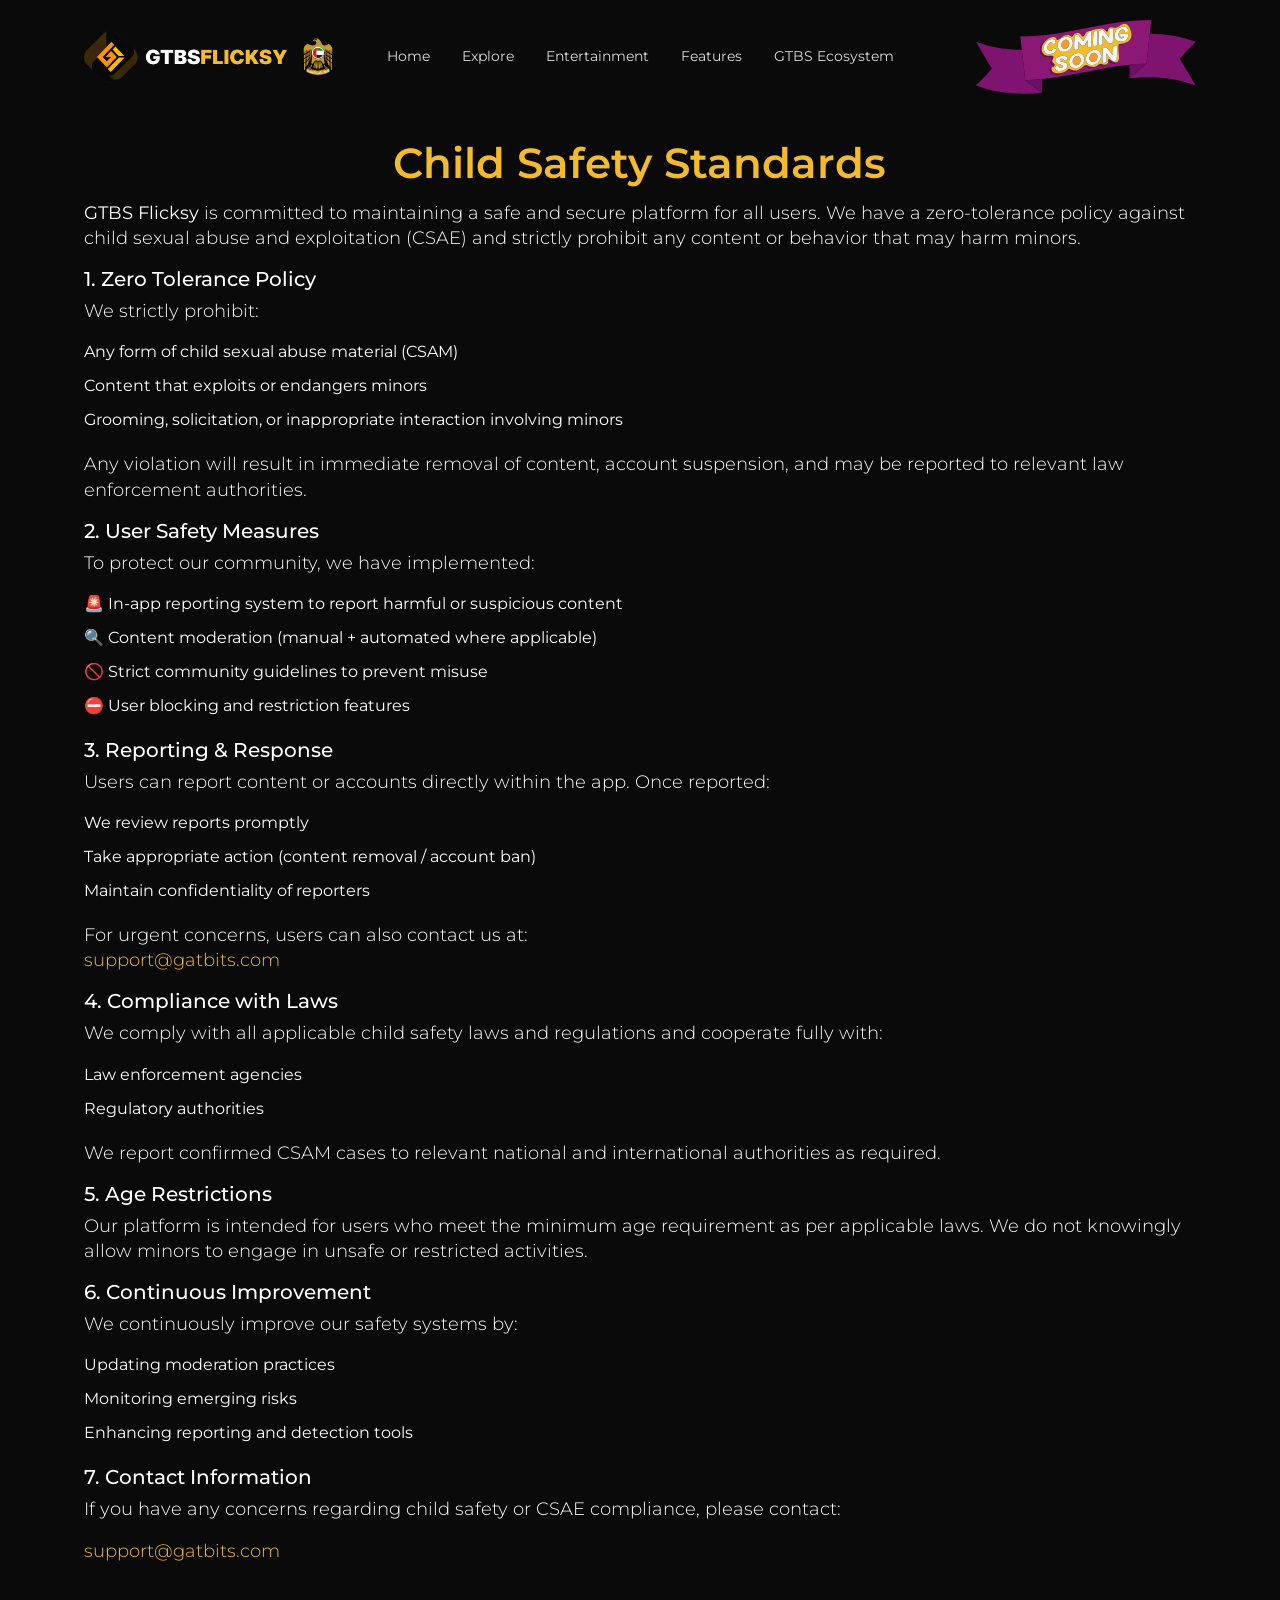
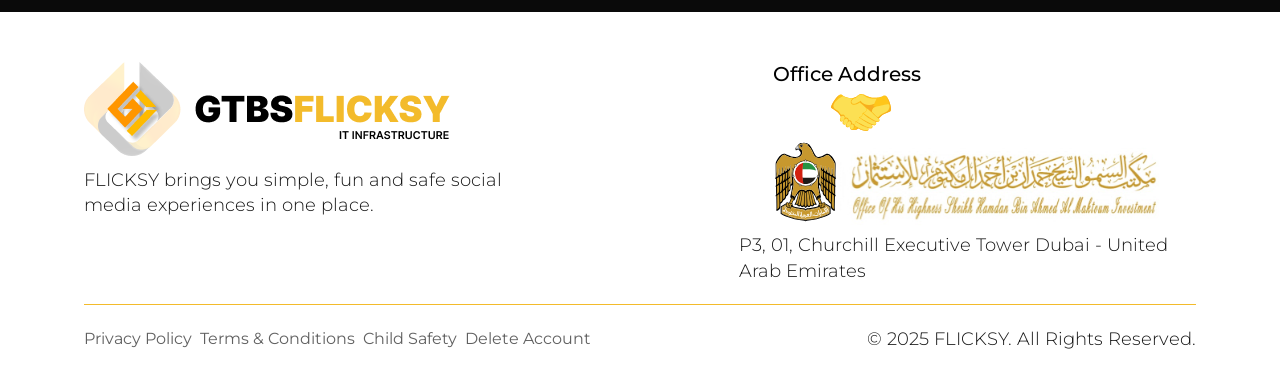
<file: child-safety-standards.html>
<!DOCTYPE html>
<html lang="en">

<head>
<meta charset="UTF-8">
<meta name="viewport" content="width=device-width, initial-scale=1.0">

<title>Child Safety Standards (CSAE) | FLICKSY</title>

<link href="https://fonts.googleapis.com/css2?family=Montserrat:wght@100..900&display=swap" rel="stylesheet">
<link rel="stylesheet" href="css/bootstrap.min.css">
<link rel="stylesheet" href="css/style.css">

<link rel="icon" type="image/png" sizes="32x32" href="images/Union.png"/>

<script src="js/jquery.min.js"></script>
<script src="js/bootstrap.min.js"></script>
<script src="js/bootstrap.bundle.js"></script>
</head>


<body>


<header>

<div class="container">

<div class="row">

<div class="col-lg-3">
<div class="logo">
<a href="#">
<img class="eaglelogo" src="images/Eagle.svg">
<img src="images/logo.png">
</a>
</div>
</div>


<div class="col-lg-6">

<div class="navigation d-flex justify-content-center">

<nav class="navbar navbar-expand-lg">

<button class="navbar-toggler" type="button" data-bs-toggle="collapse" data-bs-target="#navbarSupportedContent">
<img src="images/toggle_icon.svg">
</button>

<div class="collapse navbar-collapse" id="navbarSupportedContent">

<ul class="navbar-nav">

<li class="nav-item">
<a class="nav-link" href="#home">Home</a>
</li>

<li class="nav-item">
<a class="nav-link" href="#explore">Explore</a>
</li>

<li class="nav-item">
<a class="nav-link" href="#entertainment">Entertainment</a>
</li>

<li class="nav-item">
<a class="nav-link" href="#screens">Features</a>
</li>

<li class="nav-item">
<a class="nav-link" href="#ecosystem">GTBS Ecosystem</a>
</li>

</ul>

</div>

</nav>

</div>

</div>



<div class="col-lg-3">

<div class="header_right">
<div class="comming_soon">
<img src="images/comming_soon_vector.svg">
</div>
</div>

</div>

</div>

</div>

</header>



<div class="privancy_cntblock top-section-gap">

<section class="faq_sec">

<div class="container">

<div class="row justify-content-center">

<div class="col-lg-8">

<div class="section-title">
<h1 class="text-gradient text-center">Child Safety Standards</h1>
<!-- <p class="text-center small mb-0"><strong>Effective date:</strong> <time datetime="2026-03-20">March 20, 2026</time></p> -->
</div>

</div>

</div>

</div>

</section>



<div class="container">

<div class="create-item-wrapper plicy_sec">

<p>
<strong>GTBS Flicksy</strong> is committed to maintaining a safe and secure platform for all users. We have a zero-tolerance policy against child sexual abuse and exploitation (CSAE) and strictly prohibit any content or behavior that may harm minors.
</p>

<h5>1. Zero Tolerance Policy</h5>

<p>We strictly prohibit:</p>

<ul>
<li>Any form of child sexual abuse material (CSAM)</li>
<li>Content that exploits or endangers minors</li>
<li>Grooming, solicitation, or inappropriate interaction involving minors</li>
</ul>

<p>Any violation will result in immediate removal of content, account suspension, and may be reported to relevant law enforcement authorities.</p>

<h5>2. User Safety Measures</h5>

<p>To protect our community, we have implemented:</p>

<ul>
<li>🚨 In-app reporting system to report harmful or suspicious content</li>
<li>🔍 Content moderation (manual + automated where applicable)</li>
<li>🚫 Strict community guidelines to prevent misuse</li>
<li>⛔ User blocking and restriction features</li>
</ul>

<h5>3. Reporting &amp; Response</h5>

<p>Users can report content or accounts directly within the app. Once reported:</p>

<ul>
<li>We review reports promptly</li>
<li>Take appropriate action (content removal / account ban)</li>
<li>Maintain confidentiality of reporters</li>
</ul>

<p>For urgent concerns, users can also contact us at:<br>
<a href="mailto:support@gatbits.com">support@gatbits.com</a></p>

<h5>4. Compliance with Laws</h5>

<p>We comply with all applicable child safety laws and regulations and cooperate fully with:</p>

<ul>
<li>Law enforcement agencies</li>
<li>Regulatory authorities</li>
</ul>

<p>We report confirmed CSAM cases to relevant national and international authorities as required.</p>

<h5>5. Age Restrictions</h5>

<p>Our platform is intended for users who meet the minimum age requirement as per applicable laws. We do not knowingly allow minors to engage in unsafe or restricted activities.</p>

<h5>6. Continuous Improvement</h5>

<p>We continuously improve our safety systems by:</p>

<ul>
<li>Updating moderation practices</li>
<li>Monitoring emerging risks</li>
<li>Enhancing reporting and detection tools</li>
</ul>

<h5>7. Contact Information</h5>

<p>If you have any concerns regarding child safety or CSAE compliance, please contact:</p>

<p><a href="mailto:support@gatbits.com">support@gatbits.com</a></p>

</div>

</div>

</div>



<footer>

<div class="container">

<div class="d-flex justify-content-between align-items-center">

<div class="logo_f">

<img src="images/logo2.png">

<div class="midfooter">
<p>FLICKSY brings you simple, fun and safe social media experiences in one place.</p>
</div>

</div>



<div class="address_footer lastchildfooter">

<h5><span>Office Address</span></h5>

<div class="address_cnt">

<div class="hand_shake_cntr">
<img src="images/hand_shake.svg">
</div>

<div class="footerlogo3">
<img src="images/footer_img.svg">
</div>

<p>P3, 01, Churchill Executive Tower Dubai - United Arab Emirates</p>

</div>

</div>

</div>



<div class="copyright d-flex align-items-center gap-2">

<div class="footermenu d-flex gap-2">

<a href="privacy-policy.html">Privacy Policy</a>

<a href="terms-and-conditions.html">Terms & Conditions</a>


<a href="child-safety-standards.html">Child Safety</a>
<a href="delete-account.html">Delete Account</a>

</div>

<p>© 2025 FLICKSY. All Rights Reserved.</p>

</div>

</div>

</footer>



<script src="js/slick.js"></script>
<link rel="stylesheet" href="css/slick.css">

<script>

$('.autoplay_two').slick({

slidesToShow:3,
slidesToScroll:1,
autoplay:true,
autoplaySpeed:2000,

responsive:[

{breakpoint:1200,settings:{slidesToShow:3}},
{breakpoint:1024,settings:{slidesToShow:2}},
{breakpoint:768,settings:{slidesToShow:2}},
{breakpoint:576,settings:{slidesToShow:1,arrows:false}}

]

});

</script>


</body>
</html>
</file>
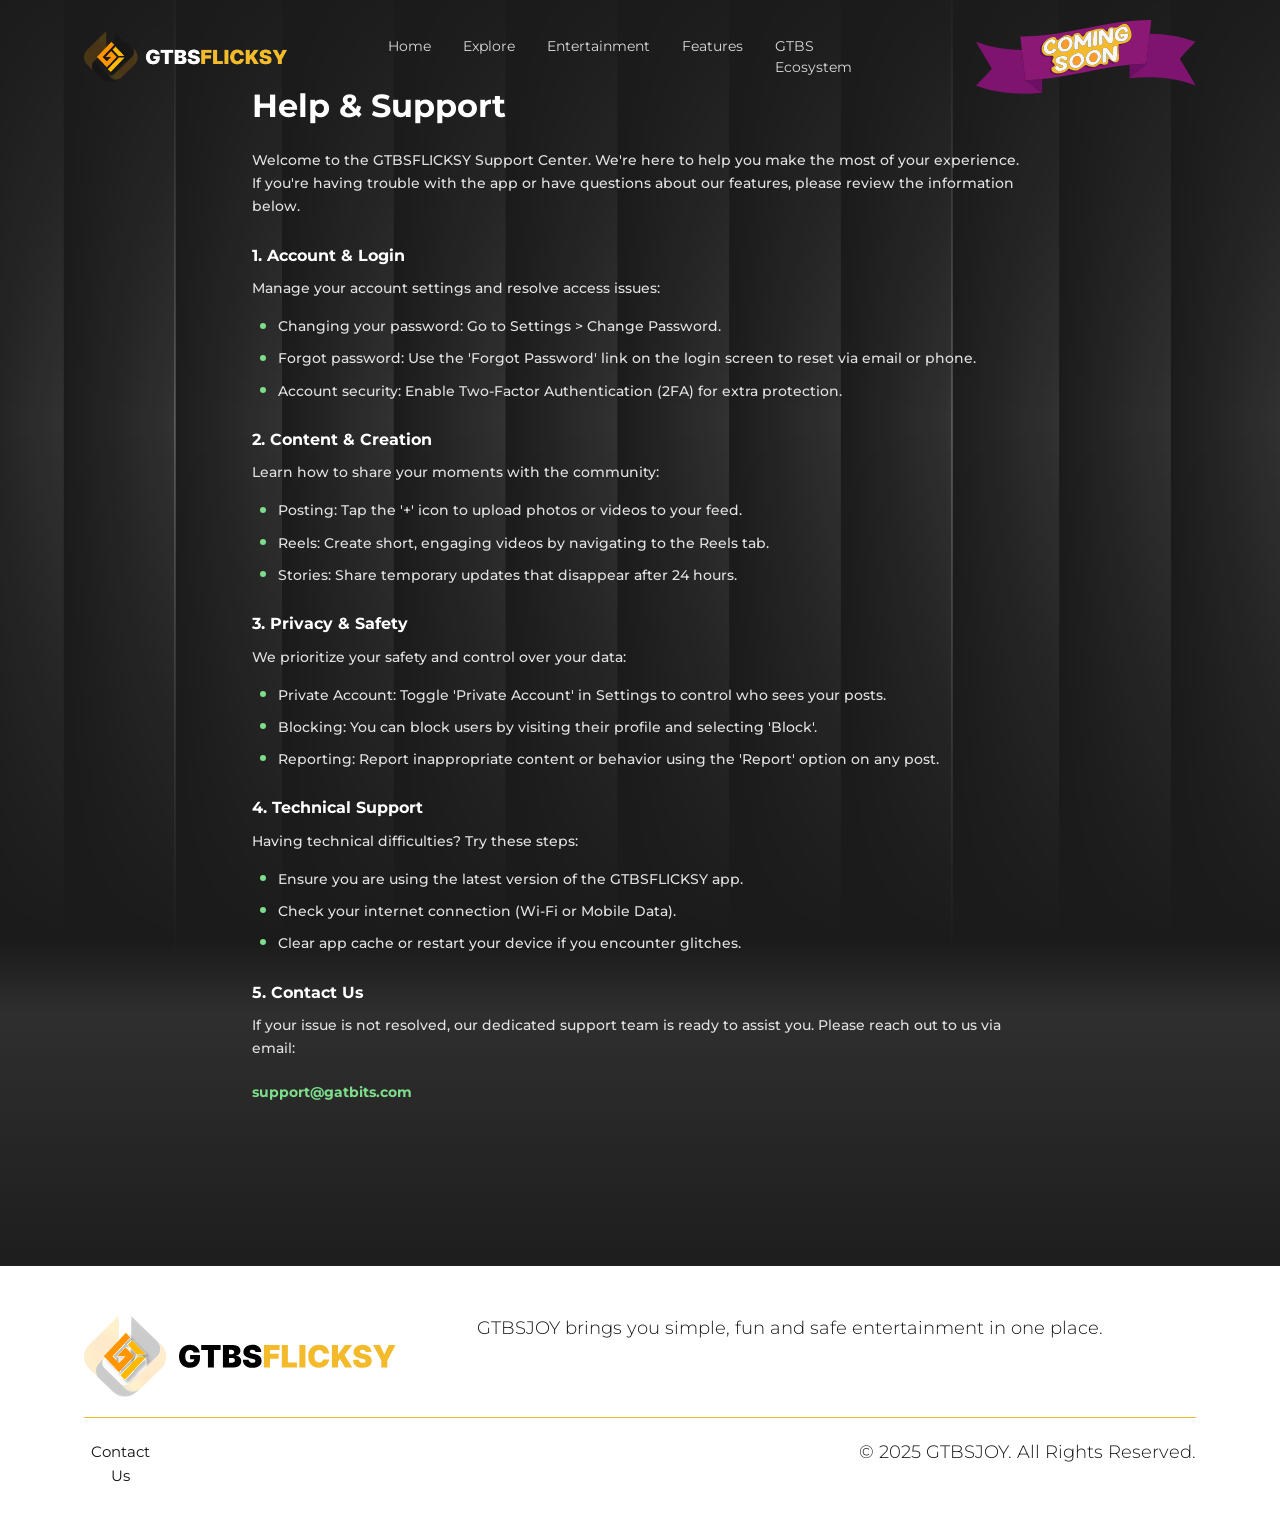
<file: contact-us.html>
<!DOCTYPE html>
<html lang="en">

<head>
  <meta charset="UTF-8">
  <meta name="viewport" content="width=device-width, initial-scale=1.0">
  <title>Help &amp; Support | GTBSFLICKSY</title>
  <link href="https://fonts.googleapis.com/css2?family=Montserrat:ital,wght@0,100..900;1,100..900&display=swap"
    rel="stylesheet">
  <link rel="stylesheet" href="css/bootstrap.min.css">
  <link rel="stylesheet" href="css/style.css">
  <link rel="icon" type="image/png" sizes="32x32" href="images/Union.png" />

  <script type="text/javascript" src="js/jquery.min.js"></script>
  <script type="text/javascript" src="js/bootstrap.min.js"></script>
  <script type="text/javascript" src="js/bootstrap.bundle.js"></script>
  <script type="text/javascript" src="js/bootstrap.esm.min.js"></script>
</head>

<body class="support-body">
  <header>
    <div class="container">
      <div class="row">
        <div class="col-sm-12 col-md-12 col-lg-3">
          <div class="logo"><a href="index.html"><img src="images/logo.png" alt="logo"></a></div>
        </div>
        <div class="col-sm-12 col-md-12 col-lg-6">
          <div class="navigation d-flex justify-content-center">
            <nav class="navbar navbar-expand-lg ">
              <div class="container-fluid">
                <button class="navbar-toggler" type="button" data-bs-toggle="collapse"
                  data-bs-target="#navbarSupportedContent" aria-controls="navbarSupportedContent" aria-expanded="false"
                  aria-label="Toggle navigation">
                  <img src="images/toggle_icon.svg" alt="">
                </button>
                <div class="collapse navbar-collapse" id="navbarSupportedContent">
                  <ul class="navbar-nav me-auto mb-2 mb-lg-0">
                    <li class="nav-item">
                      <a class="nav-link" href="index.html#home">Home</a>
                    </li>
                    <li class="nav-item">
                      <a class="nav-link" href="index.html#explore">Explore</a>
                    </li>
                    <li class="nav-item">
                      <a class="nav-link" href="index.html#entertainment">Entertainment</a>
                    </li>
                    <li class="nav-item">
                      <a class="nav-link" href="index.html#screens">Features</a>
                    </li>
                    <li class="nav-item">
                      <a class="nav-link" href="index.html#ecosystem">GTBS Ecosystem</a>
                    </li>
                  </ul>
                </div>
              </div>
            </nav>
          </div>
        </div>
        <div class="col-sm-12 col-md-3 col-lg-3">
          <div class="header_right">
            <div class="comming_soon">
              <img src="images/comming_soon_vector.svg" alt="coming soon" />
            </div>
          </div>
        </div>
      </div>
    </div>
  </header>

  <main class="support-page-wrap">
    <div class="container">
      <div class="support-page-inner">
        <h1 class="support-page-title">Help &amp; Support</h1>

        <p class="support-paragraph">
          Welcome to the GTBSFLICKSY Support Center. We're here to help you make the most of your experience. If you're
          having trouble with the app or have questions about our features, please review the information below.
        </p>

        <h2 class="support-section-title">1. Account &amp; Login</h2>
        <p class="support-paragraph">
          Manage your account settings and resolve access issues:
        </p>
        <ul class="support-bullets">
          <li><span class="support-bullet-dot" aria-hidden="true"></span><span>Changing your password: Go to Settings
              &gt; Change Password.</span></li>
          <li><span class="support-bullet-dot" aria-hidden="true"></span><span>Forgot password: Use the 'Forgot
              Password' link on the login screen to reset via email or phone.</span></li>
          <li><span class="support-bullet-dot" aria-hidden="true"></span><span>Account security: Enable Two-Factor
              Authentication (2FA) for extra protection.</span></li>
        </ul>

        <h2 class="support-section-title">2. Content &amp; Creation</h2>
        <p class="support-paragraph">
          Learn how to share your moments with the community:
        </p>
        <ul class="support-bullets">
          <li><span class="support-bullet-dot" aria-hidden="true"></span><span>Posting: Tap the '+' icon to upload
              photos or videos to your feed.</span></li>
          <li><span class="support-bullet-dot" aria-hidden="true"></span><span>Reels: Create short, engaging videos by
              navigating to the Reels tab.</span></li>
          <li><span class="support-bullet-dot" aria-hidden="true"></span><span>Stories: Share temporary updates that
              disappear after 24 hours.</span></li>
        </ul>

        <h2 class="support-section-title">3. Privacy &amp; Safety</h2>
        <p class="support-paragraph">
          We prioritize your safety and control over your data:
        </p>
        <ul class="support-bullets">
          <li><span class="support-bullet-dot" aria-hidden="true"></span><span>Private Account: Toggle 'Private Account'
              in Settings to control who sees your posts.</span></li>
          <li><span class="support-bullet-dot" aria-hidden="true"></span><span>Blocking: You can block users by
              visiting their profile and selecting 'Block'.</span></li>
          <li><span class="support-bullet-dot" aria-hidden="true"></span><span>Reporting: Report inappropriate content
              or behavior using the 'Report' option on any post.</span></li>
        </ul>

        <h2 class="support-section-title">4. Technical Support</h2>
        <p class="support-paragraph">
          Having technical difficulties? Try these steps:
        </p>
        <ul class="support-bullets">
          <li><span class="support-bullet-dot" aria-hidden="true"></span><span>Ensure you are using the latest version
              of the GTBSFLICKSY app.</span></li>
          <li><span class="support-bullet-dot" aria-hidden="true"></span><span>Check your internet connection (Wi-Fi or
              Mobile Data).</span></li>
          <li><span class="support-bullet-dot" aria-hidden="true"></span><span>Clear app cache or restart your device if
              you encounter glitches.</span></li>
        </ul>

        <h2 class="support-section-title">5. Contact Us</h2>
        <p class="support-paragraph">
          If your issue is not resolved, our dedicated support team is ready to assist you. Please reach out to us via
          email:
        </p>
        <p class="support-email">
          <a href="mailto:support@gatbits.com">support@gatbits.com</a>
        </p>
      </div>
    </div>
  </main>

  <footer>
    <div class="container">
      <div class="d-flex justify-content-between align-items-center">
        <div class="logo_f">
          <img src="images/footerlogo.svg" alt="logo">
        </div>
        <p>GTBSJOY brings you simple, fun and safe entertainment in one place.</p>
      </div>

      <div class="copyright d-flex justify-content-between align-items-center gap-5">
        <ul>
          <li><a href="contact-us.html">Contact us</a></li>
        </ul>
        <p>© 2025 GTBSJOY. All Rights Reserved.</p>
      </div>
    </div>
  </footer>

</body>

</html>
</file>
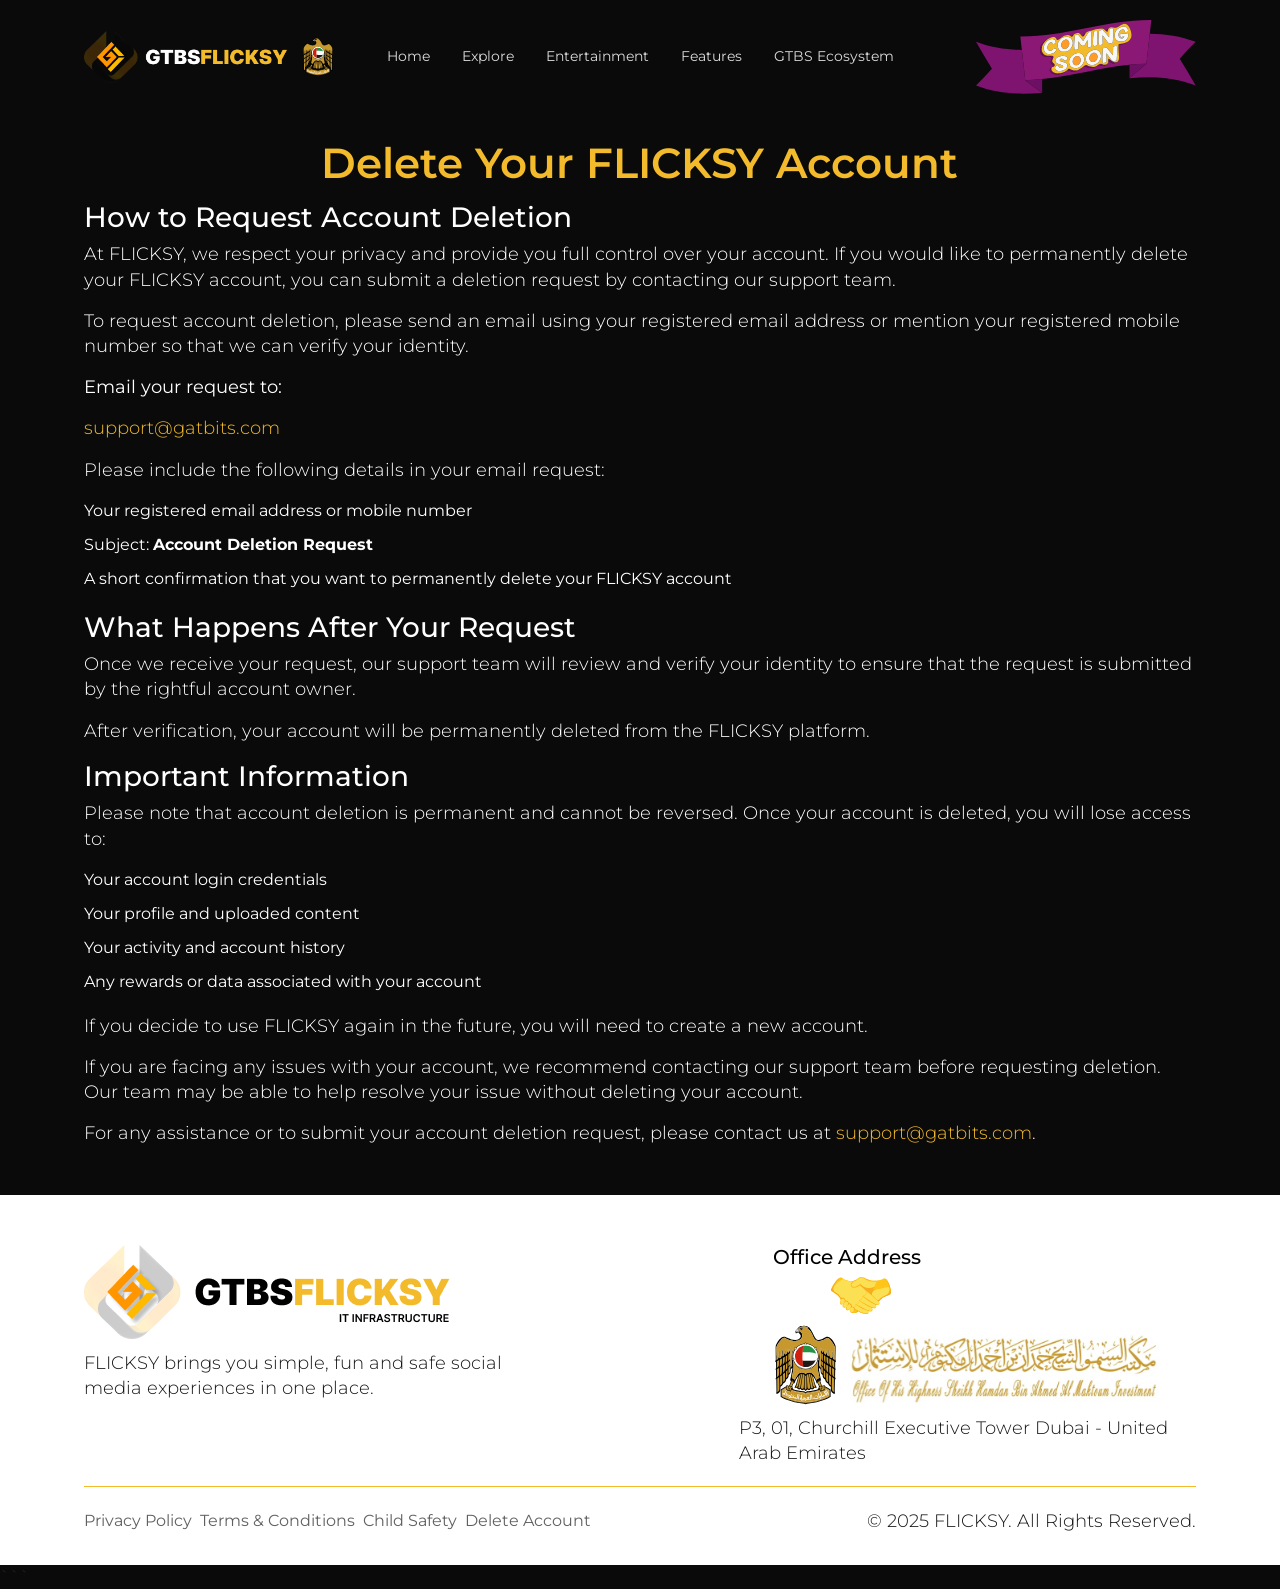
<file: delete-account.html>
<!DOCTYPE html>
<html lang="en">

<head>
  <meta charset="UTF-8">
  <meta name="viewport" content="width=device-width, initial-scale=1.0">
  <title>FLICKSY | Account Deletion</title>

  <link href="https://fonts.googleapis.com/css2?family=Montserrat:wght@100..900&display=swap" rel="stylesheet">
  <link rel="stylesheet" href="css/bootstrap.min.css">
  <link rel="stylesheet" href="css/style.css">

  <link rel="icon" type="image/png" sizes="32x32" href="images/Union.png" />

  <script src="js/jquery.min.js"></script>
  <script src="js/bootstrap.min.js"></script>
  <script src="js/bootstrap.bundle.js"></script>
</head>

<body>

<header>
  <div class="container">
    <div class="row">

      <div class="col-lg-3">
        <div class="logo">
          <a href="#">
            <img class="eaglelogo" src="images/Eagle.svg" alt="eaglelogo">
            <img src="images/logo.png" alt="logo">
          </a>
        </div>
      </div>

      <div class="col-lg-6">
        <div class="navigation d-flex justify-content-center">
          <nav class="navbar navbar-expand-lg">
            <button class="navbar-toggler" type="button" data-bs-toggle="collapse" data-bs-target="#navbarSupportedContent">
              <img src="images/toggle_icon.svg">
            </button>

            <div class="collapse navbar-collapse" id="navbarSupportedContent">
              <ul class="navbar-nav">

                <li class="nav-item">
                  <a class="nav-link" href="#home">Home</a>
                </li>

                <li class="nav-item">
                  <a class="nav-link" href="#explore">Explore</a>
                </li>

                <li class="nav-item">
                  <a class="nav-link" href="#entertainment">Entertainment</a>
                </li>

                <li class="nav-item">
                  <a class="nav-link" href="#screens">Features</a>
                </li>

                <li class="nav-item">
                  <a class="nav-link" href="#ecosystem">GTBS Ecosystem</a>
                </li>

              </ul>
            </div>

          </nav>
        </div>
      </div>

      <div class="col-lg-3">
        <div class="header_right">
          <div class="comming_soon">
            <img src="images/comming_soon_vector.svg" alt="coming soon">
          </div>
        </div>
      </div>

    </div>
  </div>
</header>



<div class="privancy_cntblock top-section-gap">

<section class="faq_sec">

<div class="container">

<div class="row justify-content-center">

<div class="col-lg-8">

<div class="section-title">
<h1 class="text-gradient text-center">Delete Your FLICKSY Account</h1>
</div>

</div>

</div>


<div class="cnt delete-account-content">

<h3>How to Request Account Deletion</h3>

<p>
At FLICKSY, we respect your privacy and provide you full control over your account. If you would like to permanently delete your FLICKSY account, you can submit a deletion request by contacting our support team.
</p>

<p>
To request account deletion, please send an email using your registered email address or mention your registered mobile number so that we can verify your identity.
</p>

<p>
<strong>Email your request to:</strong>
</p>

<p>
<a href="mailto:support@gatbits.com">support@gatbits.com</a>
</p>

<p>
Please include the following details in your email request:
</p>

<ul>

<li>Your registered email address or mobile number</li>

<li>Subject: <strong>Account Deletion Request</strong></li>

<li>A short confirmation that you want to permanently delete your FLICKSY account</li>

</ul>


<h3>What Happens After Your Request</h3>

<p>
Once we receive your request, our support team will review and verify your identity to ensure that the request is submitted by the rightful account owner.
</p>

<p>
After verification, your account will be permanently deleted from the FLICKSY platform.
</p>


<h3>Important Information</h3>

<p>
Please note that account deletion is permanent and cannot be reversed. Once your account is deleted, you will lose access to:
</p>

<ul>

<li>Your account login credentials</li>

<li>Your profile and uploaded content</li>

<li>Your activity and account history</li>

<li>Any rewards or data associated with your account</li>

</ul>

<p>
If you decide to use FLICKSY again in the future, you will need to create a new account.
</p>

<p>
If you are facing any issues with your account, we recommend contacting our support team before requesting deletion. Our team may be able to help resolve your issue without deleting your account.
</p>

<p>
For any assistance or to submit your account deletion request, please contact us at 
<a href="mailto:support@gatbits.com">support@gatbits.com</a>.
</p>

</div>

</div>

</section>

</div>




<footer>

<div class="container">

<div class="d-flex justify-content-between align-items-center">

<div class="logo_f">

<img src="images/logo2.png" alt="logo">

<div class="midfooter">
<p>FLICKSY brings you simple, fun and safe social media experiences in one place.</p>
</div>

</div>



<div class="address_footer lastchildfooter">

<h5><span>Office Address</span></h5>

<div class="address_cnt">

<div class="hand_shake_cntr">
<img src="images/hand_shake.svg" alt="logo">
</div>

<div class="footerlogo3">
<img src="images/footer_img.svg" alt="logo">
</div>

<p>P3, 01, Churchill Executive Tower Dubai - United Arab Emirates</p>

</div>

</div>

</div>



<div class="copyright d-flex align-items-center gap-2">

<div class="footermenu d-flex gap-2">

<a href="privacy-policy.html">Privacy Policy</a>

<a href="terms-and-conditions.html">Terms & Conditions</a>

<a href="child-safety-standards.html">Child Safety</a>

<a href="delete-account.html">Delete Account</a>

</div>

<p>© 2025 FLICKSY. All Rights Reserved.</p>

</div>

</div>

</footer>



<script src="js/slick.js"></script>
<link rel="stylesheet" href="css/slick.css">

<script>

$('.autoplay_two').slick({

slidesToShow:3,
slidesToScroll:1,
autoplay:true,
autoplaySpeed:2000,

responsive:[

{breakpoint:1200,settings:{slidesToShow:3}},
{breakpoint:1024,settings:{slidesToShow:2}},
{breakpoint:768,settings:{slidesToShow:2}},
{breakpoint:576,settings:{slidesToShow:1,arrows:false}}

]

});

</script>


</body>
</html>
```
</file>
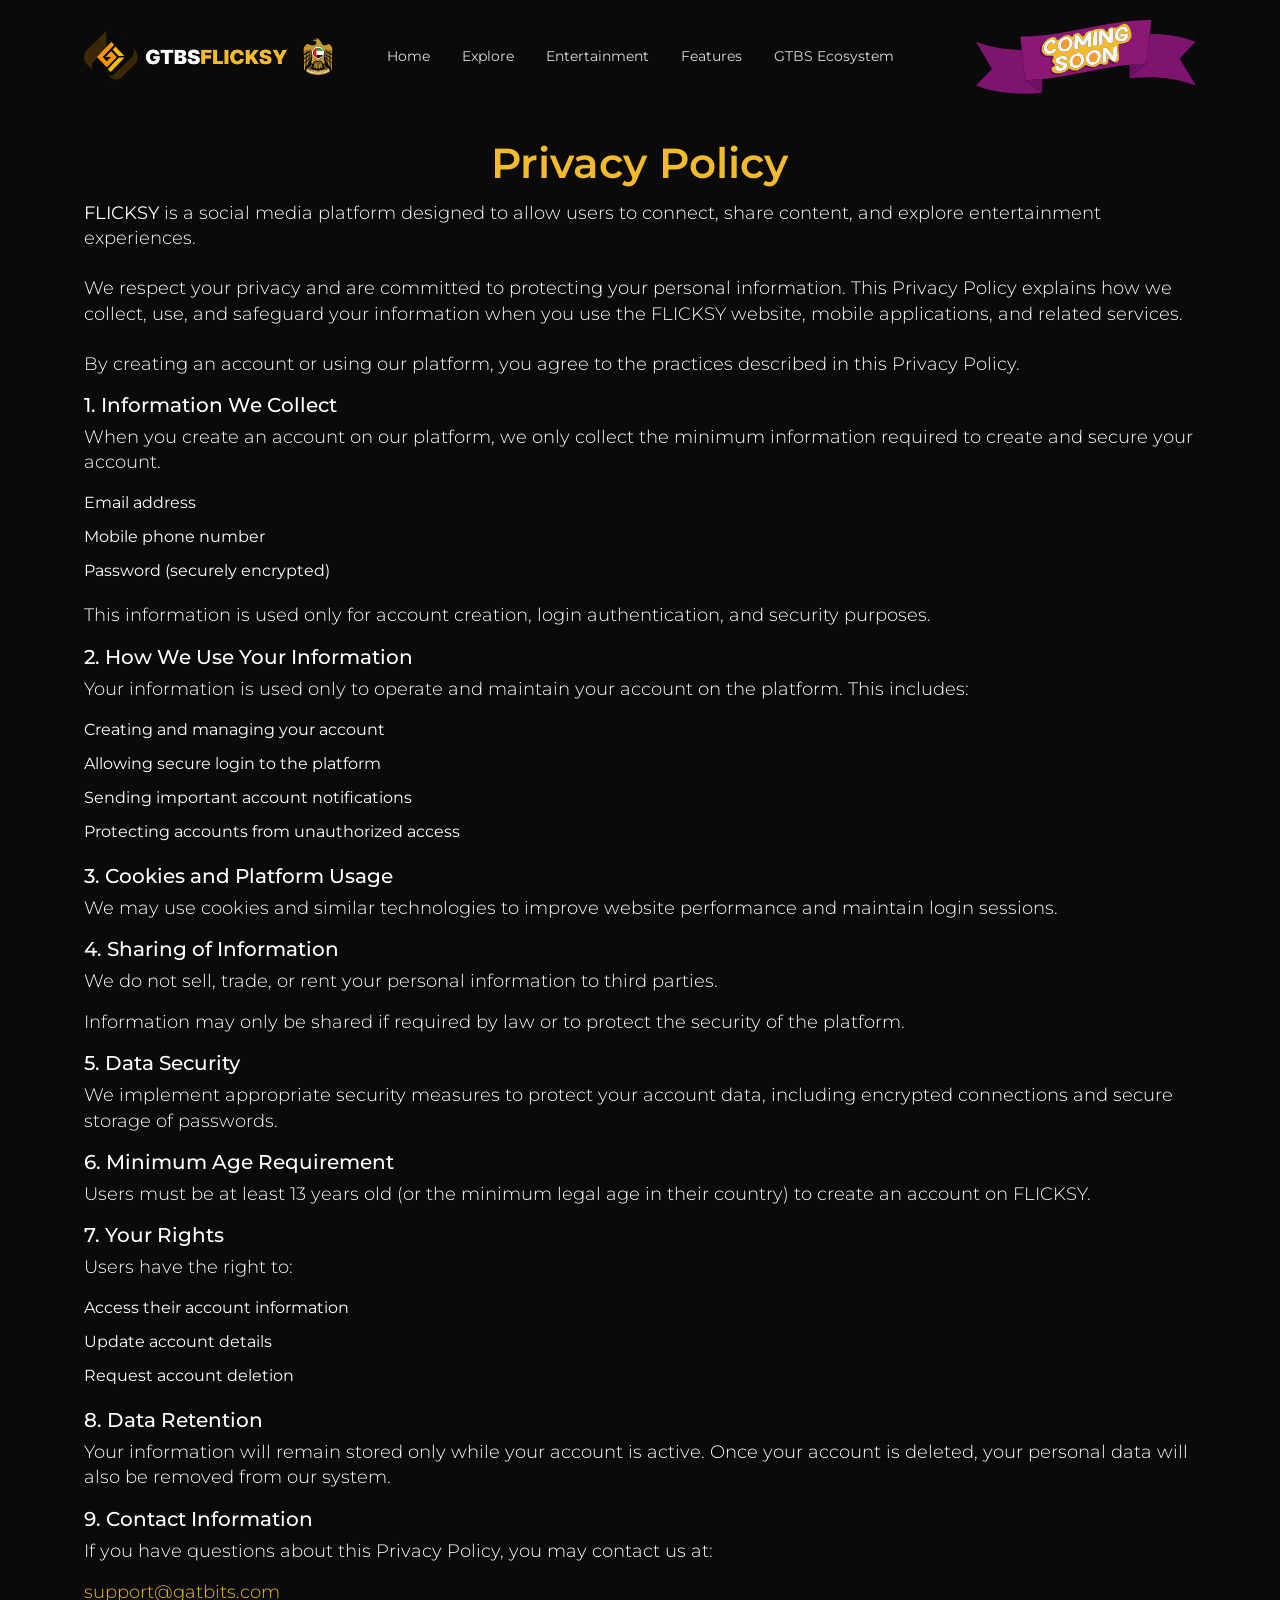
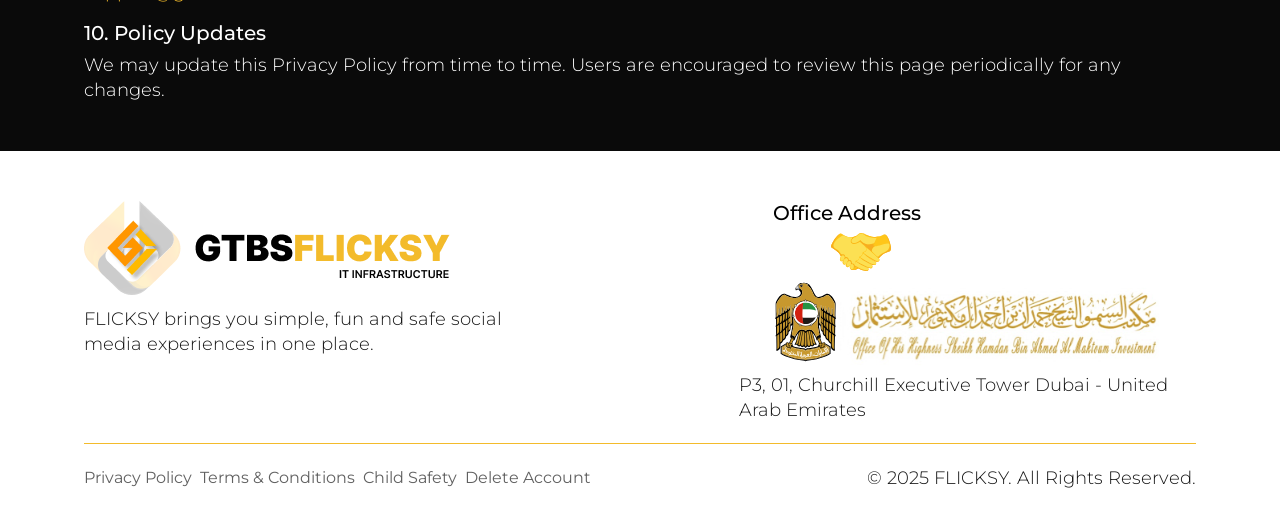
<file: privacy-policy.html>
<!DOCTYPE html>
<html lang="en">

<head>
<meta charset="UTF-8">
<meta name="viewport" content="width=device-width, initial-scale=1.0">

<title>FLICKSY | Social Media Platform</title>

<link href="https://fonts.googleapis.com/css2?family=Montserrat:wght@100..900&display=swap" rel="stylesheet">
<link rel="stylesheet" href="css/bootstrap.min.css">
<link rel="stylesheet" href="css/style.css">

<link rel="icon" type="image/png" sizes="32x32" href="images/Union.png"/>

<script src="js/jquery.min.js"></script>
<script src="js/bootstrap.min.js"></script>
<script src="js/bootstrap.bundle.js"></script>
</head>


<body>


<header>

<div class="container">

<div class="row">

<div class="col-lg-3">
<div class="logo">
<a href="#">
<img class="eaglelogo" src="images/Eagle.svg">
<img src="images/logo.png">
</a>
</div>
</div>


<div class="col-lg-6">

<div class="navigation d-flex justify-content-center">

<nav class="navbar navbar-expand-lg">

<button class="navbar-toggler" type="button" data-bs-toggle="collapse" data-bs-target="#navbarSupportedContent">
<img src="images/toggle_icon.svg">
</button>

<div class="collapse navbar-collapse" id="navbarSupportedContent">

<ul class="navbar-nav">

<li class="nav-item">
<a class="nav-link" href="#home">Home</a>
</li>

<li class="nav-item">
<a class="nav-link" href="#explore">Explore</a>
</li>

<li class="nav-item">
<a class="nav-link" href="#entertainment">Entertainment</a>
</li>

<li class="nav-item">
<a class="nav-link" href="#screens">Features</a>
</li>

<li class="nav-item">
<a class="nav-link" href="#ecosystem">GTBS Ecosystem</a>
</li>

</ul>

</div>

</nav>

</div>

</div>



<div class="col-lg-3">

<div class="header_right">
<div class="comming_soon">
<img src="images/comming_soon_vector.svg">
</div>
</div>

</div>

</div>

</div>

</header>



<div class="privancy_cntblock top-section-gap">

<section class="faq_sec">

<div class="container">

<div class="row justify-content-center">

<div class="col-lg-8">

<div class="section-title">
<h1 class="text-gradient text-center">Privacy Policy</h1>
</div>

</div>

</div>

</div>

</section>



<div class="container">

<div class="create-item-wrapper plicy_sec">


<p>

<strong>FLICKSY</strong> is a social media platform designed to allow users to connect, share content, and explore entertainment experiences.

<br><br>

We respect your privacy and are committed to protecting your personal information. This Privacy Policy explains how we collect, use, and safeguard your information when you use the FLICKSY website, mobile applications, and related services.

<br><br>

By creating an account or using our platform, you agree to the practices described in this Privacy Policy.

</p>



<h5>1. Information We Collect</h5>

<p>
When you create an account on our platform, we only collect the minimum information required to create and secure your account.
</p>

<ul>

<li>Email address</li>

<li>Mobile phone number</li>

<li>Password (securely encrypted)</li>

</ul>

<p>
This information is used only for account creation, login authentication, and security purposes.
</p>



<h5>2. How We Use Your Information</h5>

<p>
Your information is used only to operate and maintain your account on the platform. This includes:
</p>

<ul>

<li>Creating and managing your account</li>

<li>Allowing secure login to the platform</li>

<li>Sending important account notifications</li>

<li>Protecting accounts from unauthorized access</li>

</ul>



<h5>3. Cookies and Platform Usage</h5>

<p>
We may use cookies and similar technologies to improve website performance and maintain login sessions.
</p>



<h5>4. Sharing of Information</h5>

<p>
We do not sell, trade, or rent your personal information to third parties.
</p>

<p>
Information may only be shared if required by law or to protect the security of the platform.
</p>



<h5>5. Data Security</h5>

<p>
We implement appropriate security measures to protect your account data, including encrypted connections and secure storage of passwords.
</p>



<h5>6. Minimum Age Requirement</h5>

<p>
Users must be at least 13 years old (or the minimum legal age in their country) to create an account on FLICKSY.
</p>



<h5>7. Your Rights</h5>

<p>
Users have the right to:
</p>

<ul>

<li>Access their account information</li>

<li>Update account details</li>

<li>Request account deletion</li>

</ul>



<h5>8. Data Retention</h5>

<p>
Your information will remain stored only while your account is active. Once your account is deleted, your personal data will also be removed from our system.
</p>



<h5>9. Contact Information</h5>

<p>
If you have questions about this Privacy Policy, you may contact us at:
</p>

<p>
<a href="mailto:support@gatbits.com">support@gatbits.com</a>
</p>



<h5>10. Policy Updates</h5>

<p>
We may update this Privacy Policy from time to time. Users are encouraged to review this page periodically for any changes.
</p>



</div>

</div>

</div>



<footer>

<div class="container">

<div class="d-flex justify-content-between align-items-center">

<div class="logo_f">

<img src="images/logo2.png">

<div class="midfooter">
<p>FLICKSY brings you simple, fun and safe social media experiences in one place.</p>
</div>

</div>



<div class="address_footer lastchildfooter">

<h5><span>Office Address</span></h5>

<div class="address_cnt">

<div class="hand_shake_cntr">
<img src="images/hand_shake.svg">
</div>

<div class="footerlogo3">
<img src="images/footer_img.svg">
</div>

<p>P3, 01, Churchill Executive Tower Dubai - United Arab Emirates</p>

</div>

</div>

</div>



<div class="copyright d-flex align-items-center gap-2">

<div class="footermenu d-flex gap-2">

<a href="privacy-policy.html">Privacy Policy</a>

<a href="terms-and-conditions.html">Terms & Conditions</a>

<a href="child-safety-standards.html">Child Safety</a>

<a href="delete-account.html">Delete Account</a>

</div>

<p>© 2025 FLICKSY. All Rights Reserved.</p>

</div>

</div>

</footer>



<script src="js/slick.js"></script>
<link rel="stylesheet" href="css/slick.css">

<script>

$('.autoplay_two').slick({

slidesToShow:3,
slidesToScroll:1,
autoplay:true,
autoplaySpeed:2000,

responsive:[

{breakpoint:1200,settings:{slidesToShow:3}},
{breakpoint:1024,settings:{slidesToShow:2}},
{breakpoint:768,settings:{slidesToShow:2}},
{breakpoint:576,settings:{slidesToShow:1,arrows:false}}

]

});

</script>


</body>
</html>
</file>
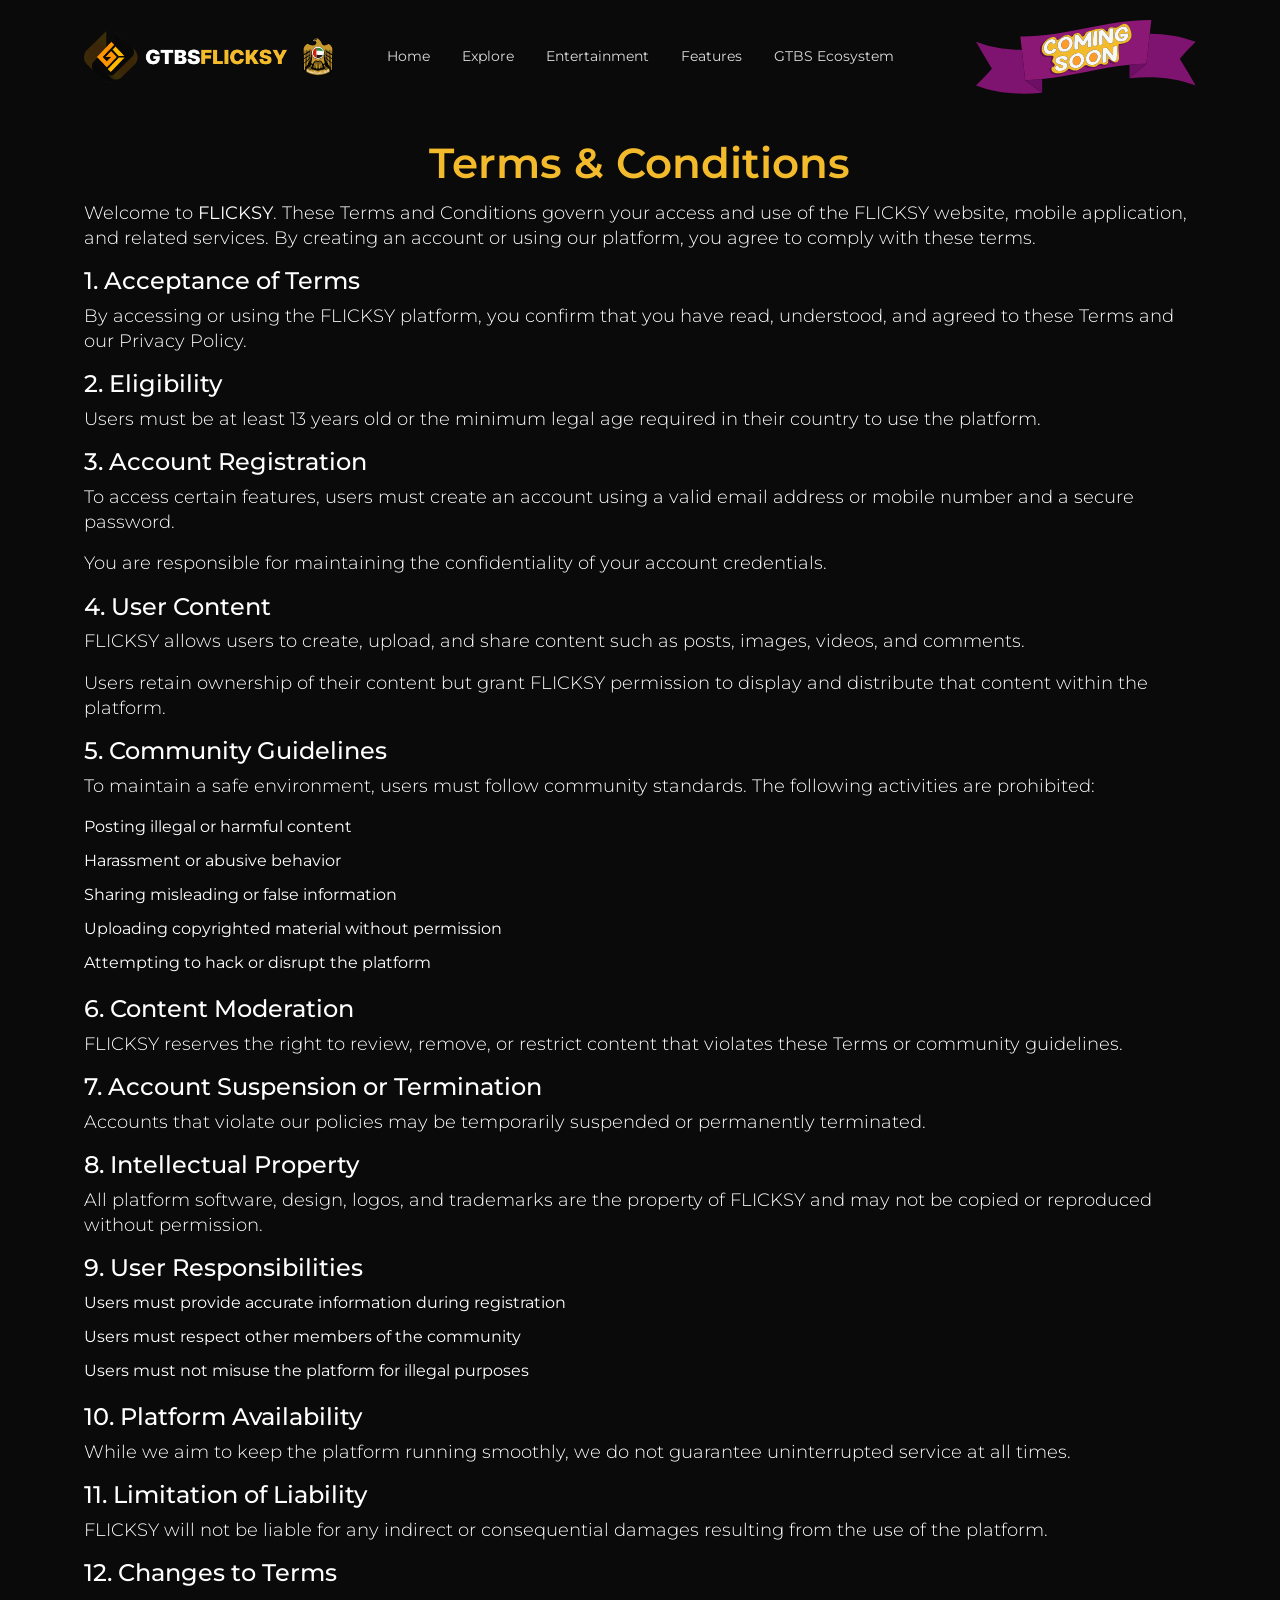
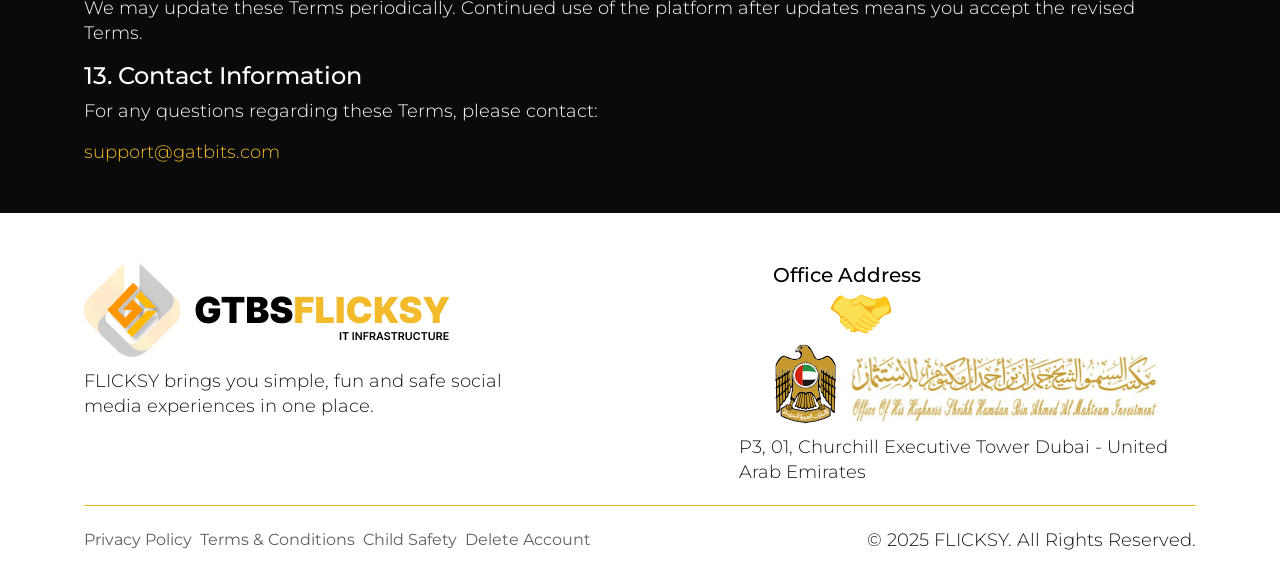
<file: terms-and-conditions.html>
<!DOCTYPE html>
<html lang="en">

<head>
<meta charset="UTF-8">
<meta name="viewport" content="width=device-width, initial-scale=1.0">

<title>FLICKSY | Terms & Conditions</title>

<link href="https://fonts.googleapis.com/css2?family=Montserrat:wght@100..900&display=swap" rel="stylesheet">
<link rel="stylesheet" href="css/bootstrap.min.css">
<link rel="stylesheet" href="css/style.css">

<link rel="icon" type="image/png" sizes="32x32" href="images/Union.png"/>

<script src="js/jquery.min.js"></script>
<script src="js/bootstrap.min.js"></script>
<script src="js/bootstrap.bundle.js"></script>

</head>


<body>

<header>

<div class="container">

<div class="row">

<div class="col-lg-3">
<div class="logo">
<a href="#">
<img class="eaglelogo" src="images/Eagle.svg" alt="logo">
<img src="images/logo.png" alt="logo">
</a>
</div>
</div>


<div class="col-lg-6">

<div class="navigation d-flex justify-content-center">

<nav class="navbar navbar-expand-lg">

<button class="navbar-toggler" type="button" data-bs-toggle="collapse" data-bs-target="#navbarSupportedContent">
<img src="images/toggle_icon.svg">
</button>

<div class="collapse navbar-collapse" id="navbarSupportedContent">

<ul class="navbar-nav">

<li class="nav-item">
<a class="nav-link" href="#home">Home</a>
</li>

<li class="nav-item">
<a class="nav-link" href="#explore">Explore</a>
</li>

<li class="nav-item">
<a class="nav-link" href="#entertainment">Entertainment</a>
</li>

<li class="nav-item">
<a class="nav-link" href="#screens">Features</a>
</li>

<li class="nav-item">
<a class="nav-link" href="#ecosystem">GTBS Ecosystem</a>
</li>

</ul>

</div>

</nav>

</div>

</div>


<div class="col-lg-3">

<div class="header_right">
<div class="comming_soon">
<img src="images/comming_soon_vector.svg" alt="coming soon">
</div>
</div>

</div>

</div>

</div>

</header>



<div class="privancy_cntblock top-section-gap">

<section class="faq_sec">

<div class="container">

<div class="row justify-content-center">

<div class="col-lg-8">

<div class="section-title">
<h1 class="text-gradient text-center">Terms & Conditions</h1>
</div>

</div>

</div>

</div>

</section>



<section class="termsofuse">

<div class="container">

<div class="create-item-wrapper plicy_sec">


<p>
Welcome to <strong>FLICKSY</strong>. These Terms and Conditions govern your access and use of the FLICKSY website, mobile application, and related services. By creating an account or using our platform, you agree to comply with these terms.
</p>


<h4>1. Acceptance of Terms</h4>

<p>
By accessing or using the FLICKSY platform, you confirm that you have read, understood, and agreed to these Terms and our Privacy Policy.
</p>


<h4>2. Eligibility</h4>

<p>
Users must be at least 13 years old or the minimum legal age required in their country to use the platform.
</p>


<h4>3. Account Registration</h4>

<p>
To access certain features, users must create an account using a valid email address or mobile number and a secure password.
</p>

<p>
You are responsible for maintaining the confidentiality of your account credentials.
</p>


<h4>4. User Content</h4>

<p>
FLICKSY allows users to create, upload, and share content such as posts, images, videos, and comments.
</p>

<p>
Users retain ownership of their content but grant FLICKSY permission to display and distribute that content within the platform.
</p>


<h4>5. Community Guidelines</h4>

<p>
To maintain a safe environment, users must follow community standards. The following activities are prohibited:
</p>

<ul>

<li>Posting illegal or harmful content</li>
<li>Harassment or abusive behavior</li>
<li>Sharing misleading or false information</li>
<li>Uploading copyrighted material without permission</li>
<li>Attempting to hack or disrupt the platform</li>

</ul>


<h4>6. Content Moderation</h4>

<p>
FLICKSY reserves the right to review, remove, or restrict content that violates these Terms or community guidelines.
</p>


<h4>7. Account Suspension or Termination</h4>

<p>
Accounts that violate our policies may be temporarily suspended or permanently terminated.
</p>


<h4>8. Intellectual Property</h4>

<p>
All platform software, design, logos, and trademarks are the property of FLICKSY and may not be copied or reproduced without permission.
</p>


<h4>9. User Responsibilities</h4>

<ul>

<li>Users must provide accurate information during registration</li>
<li>Users must respect other members of the community</li>
<li>Users must not misuse the platform for illegal purposes</li>

</ul>


<h4>10. Platform Availability</h4>

<p>
While we aim to keep the platform running smoothly, we do not guarantee uninterrupted service at all times.
</p>


<h4>11. Limitation of Liability</h4>

<p>
FLICKSY will not be liable for any indirect or consequential damages resulting from the use of the platform.
</p>


<h4>12. Changes to Terms</h4>

<p>
We may update these Terms periodically. Continued use of the platform after updates means you accept the revised Terms.
</p>


<h4>13. Contact Information</h4>

<p>
For any questions regarding these Terms, please contact:
</p>

<p>
<a href="mailto:support@gatbits.com">support@gatbits.com</a>
</p>


</div>

</div>

</section>

</div>



<footer>

<div class="container">

<div class="d-flex justify-content-between align-items-center">

<div class="logo_f">

<img src="images/logo2.png" alt="logo">

<div class="midfooter">
<p>FLICKSY brings you simple, fun and safe social media experiences in one place.</p>
</div>

</div>



<div class="address_footer lastchildfooter">

<h5><span>Office Address</span></h5>

<div class="address_cnt">

<div class="hand_shake_cntr">
<img src="images/hand_shake.svg" alt="logo">
</div>

<div class="footerlogo3">
<img src="images/footer_img.svg" alt="logo">
</div>

<p>P3, 01, Churchill Executive Tower Dubai - United Arab Emirates</p>

</div>

</div>

</div>



<div class="copyright d-flex align-items-center gap-2">

<div class="footermenu d-flex gap-2">

<a href="privacy-policy.html">Privacy Policy</a>
<a href="terms-and-conditions.html">Terms & Conditions</a>

<a href="child-safety-standards.html">Child Safety</a>
<a href="delete-account.html">Delete Account</a>

</div>

<p>© 2025 FLICKSY. All Rights Reserved.</p>

</div>

</div>

</footer>



</body>
</html>
</file>
<file: css/style.css>
body {
    font-family: "Montserrat", sans-serif;
    background-color: #0A0A0A;
}

a {
    text-decoration: none;
    transition: 0.5s all;
}

img {
    max-width: 100%;
}

ul {
    list-style: none;
    padding: 0px;
    margin: 0px;
}

p {
    font-size: 20px;
    line-height: 140%;
    font-weight: 300;
}

h1 {
    font-size: 60px;
    line-height: 140%;
    font-weight: 600;
}

.h2,
h2 {
    font-size: 2.8rem;
    font-weight: 700;
}

.container,
.container-lg,
.container-md,
.container-sm,
.container-xl,
.container-xxl {
    max-width: 1510px;
    padding: 0px 20px;
}

header {
    padding: 20px 0px;
    position: relative;
    z-index: 666;
}

header .logo {
    max-width: 284px;
}

header .logo a {
    display: flex;
    align-items: center;
    gap: 15px;
    flex-direction: row-reverse;
    justify-content: left;
}

header .logo img.eaglelogo {
    width: 30px;
}


.navigation nav ul li a {
    font-size: 15px;
    color: #DADADA;
    padding: 0px;
    text-transform: capitalize;
}

header .row {
    align-items: center;
}

.navigation nav ul {
    gap: 42px;
    justify-content: start;
    width: 100%;
}

.navigation nav ul li a:focus{ color: #fff; }
.navigation nav ul li a:focus-visible { outline: none; box-shadow: none; }

.header_right {
    display: flex;
    justify-content: flex-end;
    gap: 28px;
    align-items: center;
}

.navbar-expand-lg {
    padding: 0px !important;
}

.navigation nav ul li a:hover {
    color: #F3BB2B;
}

.hero_banner_ {
    width: 100%;
    display: flex;
    min-height: 1010px;
    background-image: url("../images/herobg.svg");
    background-position: center;
    background-repeat: no-repeat;
    background-size: cover;
    color: #fff;
    justify-content: center;
    align-items: center;
    position: relative;
    margin-top: -150px;
}

.copyright ul {
    display: flex;
    gap: 20px;
}

.copyright ul li a {
    color:rgb(17, 17, 17);
    font-size: 15px;
    text-transform: capitalize;
}

footer .copyright.d-flex p{ text-align: right; }

.banner_content {
    text-align: left;
    color: #fff;
    width: 90%;
}

.comming_soon {
    max-width: 220px;
}


.hero_banner_ .row {
    align-items: center;
}

.btn_work a {
    padding: 18px 44px;
    background-color: #FF9B0F;
    border-radius: 50px;
    color: #000;
    font-size: 18px;
    font-weight: 700;
}

.hero_banner_ .btn_work p {
    padding: 18px 44px;
    background-color: #FF9B0F;
    border-radius: 50px;
    color: #000;
    font-size: 18px;
    font-weight: 700;
}

.btn_work a:hover {
    background-color: #d88c22;
}

.btn_work {
    display: inline-block;
    margin-top: 36px;
}

.banner_cnt p {
    padding-top: 10px;
}

.banner_vector {
    max-width: 630px;
}




section.aboutus_section {
    width: 100%;
    display: block;
    padding: 100px 0px;
    color: #000;
    background-color: #fff;
    background-image: url(../images/aboutbg.svg);
    background-position: center top;
    background-repeat: no-repeat;
}

section.aboutus_section h2 {
    width: 100%;
}

.about_vector {
    max-width: 720px;
}

.about_cnt_bl ul {
    display: flex;
    flex-direction: column;
    gap: 40px;
}

.about_cnt_bl ul li {
    display: flex;
    align-items: center;
    gap: 10px;
}

section.aboutus_section .row {
    padding-top: 20px;
    align-items: center;
    row-gap: 30px;
}

.about_cnt_bl {
    padding-top: 55px;
}

.features_section {
    width: 100%;
    display: block;
    padding: 100px 0px 0px;
}

.features_section .top_heading_cnt {
    width: 50%;
}

.features_bl_S {
    position: relative;
    background-color: #F5FDEB;
    padding: 70px 50px 10px 50px;
    border-radius: 22px;
    min-height: 430px;
    display: flex;
    flex-direction: column;
    justify-content: center;
}

.number_top {
    width: 94px;
    height: 82px;
    background-color: #030D03;
    color: #fff;
    display: flex;
    align-items: center;
    justify-content: center;
    font-size: 24px;
    border-radius: 25px 0px;
    position: absolute;
    left: 0px;
    top: 0px;
}

.features_bl_S h3 {
    font-size: 40px;
    font-weight: 700;
    color: #10410F;
}

.features_bl_S p {
    color: #555555;
    margin-bottom: 10px;
}

a.learnmore {
    font-size: 22px;
    color: #10410F;
}

.features_bl_S.twobg {
    background-color: #EBECFD;
}

.features_bl_S.threebg {
    background-color: #EBFAFD;
}

.features_bl_S.fourbg {
    background-color: #FDEBF6;
}

.features_bl_S.fivebg {
    background-color: #FDEBEB;
}

.features_bl_S.sixbg {
    background-color: #FDF4EB;
}

.coming_outer {
    width: 100%;
    padding: 80px 0px;
    background-color: #fff;
    background-image: url(../images/comingsoonbg.svg);
    background-position: center top;
    background-repeat: no-repeat;
}

.comingsoon_vector {
    max-width: 1050px;
    margin: 0 auto;
}

.socialmediabg {
    background-image: url(../images/social_mediabg.jpg);
    background-position: center top;
    background-repeat: no-repeat;
    background-color: #fff;
    padding: 135px 0px 50px;
    color: #fff;
}

.socialmediabg .autoplay_two {
    margin-top: 40px;
}

.categories_block {
    background-color: #fff;
    border-radius: 20px;
    box-shadow: 0px 5px 15px #00000040;
    color: #000;
    padding: 0px 50px;
    text-align: center;
}

.socialmediabg .comedy_series {
    max-width: 295px;
    margin: 0 auto;
}

.socialmediabg .cnt_comedy {
    padding-top: 50px;
}

.socialmediabg .slick-track {
    gap: 40px;
    display: flex;
    padding-bottom: 20px;
}














.slick-arrow {
    position: absolute;
    right: 30px;
    top: -60px;
}

.slick-prev {
    background-image: url(../images/rightarrow2.svg);
    background-position: right;
    background-repeat: no-repeat;
    width: 28px;
    height: 30px;
    background-color: transparent;
    font-size: 0px;
    border: none;
}

.slick-next {
    background-image: url(../images/rightarrow2.svg);
    background-position: right;
    background-repeat: no-repeat;
    margin-right: 50px;
    width: 28px;
    height: 30px;
    background-color: transparent;
    font-size: 0px;
    border: none;
    transform: rotate(180deg);
}

.slick-arrow:focus-visible {
    outline: none;
}



/* 
@keyframes floatBlur {
    0% {
        transform: translate(0, 0) scale(1);
    }

    25% {
        transform: translate(200px, 100px) scale(1.1);
    }

    50% {
        transform: translate(600px, 400px) scale(1.05);
    }

    75% {
        transform: translate(200px, 300px) scale(1.1);
    }

    100% {
        transform: translate(0, 0) scale(1);
    }
} */
.platform_s_cnt:hover h5 {
    transform: translateX(-140%);
}

.footermenu.d-flex.gap-2 {
    width: 100%;
}

.platform_s_cnt {
    position: relative;
    width: 97%;
    height: 410px;
    border-bottom-left-radius: 24px;
    cursor: pointer;
    border: 1px solid rgb(255 255 255 / 23%);
    border-radius: 5px;
    padding: 20px 20px 10px;
    overflow: hidden;
    color: #c7c7c7;
    margin-bottom: 50px;
    background: linear-gradient(143deg, rgba(16, 16, 16, 1) 0%, rgba(25, 42, 23, 1) 130%);
}

.platform_s_cnt.twobg {
    background: linear-gradient(143deg, rgba(16, 16, 16, 1) 0%, rgba(36, 29, 27, 1) 200%);
}

.platform_s_cnt.threebg {
    background: linear-gradient(143deg, rgba(16, 16, 16, 1) 0%, rgba(22, 38, 53, 1) 200%);
}

.platform_s_cnt.fourbg {
    background: linear-gradient(143deg, rgba(16, 16, 16, 1) 0%, rgba(42, 34, 54, 1) 200%);
}

.platform_s_cnt.fivebg {
    background: linear-gradient(143deg, rgba(16, 16, 16, 1) 0%, rgba(54, 46, 17, 1) 200%);
}

.top_bar {
    display: flex;
    width: 100%;
    align-items: center;
    justify-content: space-between;
    gap: 32px;
}

.platform_s_cnt h4 {
    font-size: 30px;
    font-weight: 500;
}

.platform_s_cnt h5 {
    font-size: 130px;
    font-weight: 400;
    margin: 20px 0px;
    color: transparent;
    -webkit-text-stroke: 1px #ffffff;
    text-stroke: 1px #ffffff;
    opacity: 0.2;
    line-height: 1;
    letter-spacing: 2px;
    white-space: nowrap;
    transform: translateX(0);
    transition: transform 2.5s ease;
}

.readbtn {
    justify-content: center;
    width: 80px;
    padding: 12px;
    height: 80px;
    transition: 1s;
    float: right;
    background-color: #ffffff0f;
    border-radius: 100px;
    display: flex;
    align-items: center;
    transform: rotate(-35deg);
}

.platform_s_cnt:hover .readbtn {
    background-color: #f3bb2b;
}


.top_bar h3 {
    font-weight: 800;
}



.beigns_ready_cta {
    padding: 10px 74px;
    min-height: 290px;
    color: #fff;
    width: 100%;
    border: 1px solid #262626;
    border-radius: 12px;
    background-image: url(../images/binge_bg.svg);
    background-position: center;
    background-repeat: no-repeat;
    display: flex;
    align-items: center;
    justify-content: center;
}

.beigns_ready_cta p {
    padding-top: 10px;
    color: #999;
    margin: 0px;
}

.beigns_ready_cta .row {
    align-items: center;
    width: 100%;
}

.entertainment_redefined {
    width: 100%;
    display: block;
    padding: 100px 0px 100px;
    color: #fff;
}

.cnt_enterment ul {
    display: flex;
    flex-direction: column;
    gap: 18px;
    margin-top: 30px;
}

.cnt_enterment ul li {
    display: flex;
    gap: 14px;
    align-items: center;
    font-size: 24px;
}

.entertainment_vector {
    max-width: 740px;
}

.entertainment_redefined p {
    margin: 20px 0px;
    color: #e2e2e2;
}

.slider {
    width: 100%;
    max-width: 100%;
    z-index: 666;
    padding-top: 30px;
}

section.ultimate_entertaintment_slide {
    width: 100%;
    color: #fff;
    text-align: center;
    padding: 0px 0px 100px;
    height: 100%;
    position: relative;
}

.ultimate_entertaintment_slide p.subtext {
    max-width: 70%;
    color: #d6d6d6;
    margin: 0 auto;
    padding-top: 12px;
}

.trading_series_setion {
    width: 100%;
    display: block;
    color: #fff;
}

.viewall a {
    font-size: 20px;
    color: #fff;
    transition: 1s;
}

.viewall a:hover {
    color: #f3bb2b;
}

.trading_series_setion ul {
    display: grid;
    grid-template-columns: repeat(5, 1fr);
    margin-top: 40px;
    gap: 12px;
}

.trading_series_setion ul li img {
    max-width: 245px;
}

.trading_series_setion ul li:last-child {
    display: none;
}

.privancy_cntblock ul{     padding-bottom: 20px;
    display: flex;
    flex-direction: column;
    gap: 10px; }

footer {
    width: 100%;
    position: relative;
    overflow: hidden;
    padding: 50px 0px 30px;
    text-align: center;
    color: #171717;
    background-color: #fff;
}

footer .d-flex p {
    width: 100%;
    font-size: 18px;
    text-align: left;
    margin: 0px;
    display: inline-block;
    padding: 0px;
    position: relative;
    z-index: 666;
}

footer .d-flex.align-items-center {
    align-items: start !important;
    gap: 80px;
}

.copyright {
    position: relative;
    border-top: 1px solid #F3BB2B;
    padding-top: 22px;
    margin-top: 20px;
}

footer .copyright p {
    margin: 0px;
    text-align: right;
}

.footermenu.d-flex.gap-2 a{ color: #0000009f; }

.logo_f {
    text-align: start;
    max-width: 474px;
}


section.ecosystem_section {
    width: 100%;
    display: block;
    background-color: #fff;
    position: relative;
    text-align: center;
    padding: 80px 0px;
    color: #000;
    background-color: #fff;
    background-image: url(../images/aboutbg.svg);
    background-position: center top;
    background-repeat: no-repeat;
}

section.ecosystem_section .container {
    position: relative;
    z-index: 666;
}

.ecosystem_section ul {
    display: flex;
    flex-wrap: wrap;
    gap: 24px;
    margin-top: 60px;
    align-items: center;
    justify-content: center;
}

.ecosystem_section ul li {
    width: 230px;
}

.ecosystem_section ul li a {
    color: #000;
    transition: 1s;
    font-size: 18px;
    text-align: center;
    background: #fff4ed69;
    border-radius: 5px;
    border: 1px solid #32323229;
    padding: 15px;
    display: flex;
    align-items: center;
    gap: 18px;
    justify-content: center;
}

.ecosystem_section p {
    max-width: 70%;
    margin: 0 auto;
    padding-top: 15px;
}

.ecosystem_section ul li a:hover {
    box-shadow: 0px 5px 15px #f3ba2b7e;
    transform: scale(1.1);
}

.socialmediabg .cnt_comedy {
    padding-bottom: 20px;
}


section.explore_categories.socialmediabg .d-flex p {
    width: 580px;
}

section.explore_categories.socialmediabg .top_heading_cnt {
    max-width: 570px;
}

.about_cnt_bl ul li h3 {
    font-weight: 600;
}

.about_cnt_bl ul li:nth-child(2) {
    padding-left: 50px;
}

.about_cnt_bl ul li:nth-child(4) {
    padding-left: 20px;
}


.hand_shake_cntr {
    position: relative;
}

.address_footer .lightlogo {
    width: 30px !important;
    margin-bottom: 15px;
}

.footerlogo3 img.lightlogo2 {
    width: 240px;
    margin-bottom: 10px;
    border: 1px solid #c7982e75;
    border-radius: 70px;
}

.address_footer.lastchildfooter {
    width: 457px;
    text-align: left;
    max-width: 100%;
}

.footerlogo3 {
    text-align: left;
}

.address_footer.lastchildfooter h5 {
    position: relative;
    left: 34px;
    color: #020202;
}

.hand_shake_cntr {
    width: 60px;
    position: relative;
    left: 92px;
}

.midfooter {
    margin-top: 12px;
}

.privancy_cntblock {
    color: #fff;
    padding: 20px 0px 32px;
}

.privancy_cntblock p {
    font-size: 18px;
}

.privancy_cntblock a {
    color: #f3bb2b;
}

.privancy_cntblock .text-gradient {
    color: #f3bb2b;
}

@media screen and (max-width:1500px) {

    h1 {
        font-size: 50px;
    }

    .container,
    .container-lg,
    .container-md,
    .container-sm,
    .container-xl,
    .container-xxl {
        max-width: 90%;
    }

    .hero_banner_ {
        padding: 200px 0px 80px;
        min-height: 700px;
    }

    .navigation nav ul li a {
        font-size: 14px;
    }

    .navigation nav ul {
        gap: 16px;
    }

}

@media screen and (max-width:1366px) {

    header .logo {
        max-width: 204px;
    }


    .features_bl_S h3 {
        font-size: 30px;
    }

    h1 {
        font-size: 42px;
    }

    .hero_banner_ {
        min-height: 580px;
    }

    .comingsoon_vector {
        max-width: 750px;
    }



}


@media screen and (max-width:1200px) {

    h1 {
        font-size: 40px;
    }

    .h2,
    h2 {
        font-size: 2rem;
    }

    p {
        font-size: 15px;
    }

    .hero_banner_ .btn_work p {
        padding: 10px 36px;
        font-size: 15px;
    }

    .about_cnt_bl ul li h3 {
        font-size: 22px;
    }

    .features_bl_S h3 {
        font-size: 24px;
    }

    a.learnmore {
        font-size: 18px;
    }

    .container,
    .container-lg,
    .container-md,
    .container-sm,
    .container-xl,
    .container-xxl {
        max-width: 95%;
    }

    .privancy_cntblock .text-gradient {
        font-size: 26px;
    }
    .privancy_cntblock p {
        font-size: 16px;
    }


    .btn_work a {
        padding: 14px 36px;
        font-size: 16px;
    }

    .hero_banner_ {
        min-height: 100%;
        padding: 150px 0px 50px;
    }

    .navigation nav ul {
        gap: 6px;
    }

    .navigation nav ul li a {
        font-size: 12px;
    }

    header .logo {
        max-width: 160px;
    }

    .platform_s_cnt h5 {
        font-size: 80px;
        margin: 20px 0px 50px;
    }

    .platform_s_cnt h4 {
        font-size: 24px;
    }

    .cnt_enterment ul li {
        font-size: 20px;
    }

    .features_bl_S {
        min-height: 300px; }


}


@media screen and (max-width:991px) {

    h1 {
        font-size: 32px;
    }

    .ecosystem_section ul li a {
        font-size: 15px;
    }

    .ecosystem_section ul li {
        width: 30%;
    }

    section.aboutus_section .row .col-sm-6 {
        width: 100%;
    }

    .about_cnt_bl ul li:nth-child(2) {
        padding-left: 0px;
    }

    .about_cnt_bl ul li:nth-child(4) {
        padding-left: 0px;
    }

    .ecosystem_section ul {
        margin-top: 30px;
    }

    .ecosystem_section p {
        max-width: 100%;
    }

    .banner_vector {
        max-width: 320px;
    }

    header .logo {
        max-width: 170px;
    }

    .header_right {
        display: none;
    }

    .navigation {
        width: 100%;
        justify-content: start !important;
    }

    button.navbar-toggler {
        position: absolute;
        right: 15px;
        top: 15px;
    }

    nav.navbar.navbar-expand-lg {
        position: absolute;
        padding: 0px !important;
        right: 0px;
        top: 0px;
        width: 100%;
        background-color: transparent;
        z-index: 999;
    }

    .navigation .container-fluid {
        padding: 0px;
    }

    .btn_work {
        margin-top: 18px;
    }

    section.aboutus_section {
        padding: 40px 0px;
    }

    .about_cnt_bl {
        padding-top: 10px;
    }

    .features_section {
        padding: 50px 0px 0px;
    }

    section.aboutus_section .row {
        flex-flow: column;
    }

    section.aboutus_section .row .col-sm-4 {
        width: 100%;
    }

    .navigation .navbar-collapse {
        background-color: #0a0a0a;
        padding: 15px;
    }

    section.ecosystem_section {
        padding: 40px 0px;
    }

    .socialmediabg .autoplay_two {
        margin-top: 0px;
    }

    .footermenu.d-flex.gap-2 a {
        font-size: 13px;
    }

    .privancy_cntblock p {
        font-size: 14px;
    }

    footer .d-flex p {
        font-size: 13px; }

    .features_bl_S {
        padding: 120px 50px 80px 50px;
        min-height: 100%;
    }

    header {
        position: relative;
    }

    .comingsoon_vector {
        max-width: 450px;
    }

    section.explore_categories {
        padding: 60px 0px;
    }



    .beigns_ready_cta {
        padding: 10px 15px;
        min-height: 250px;
    }

    .btn_work a {
        padding: 12px 30px;
        font-size: 14px;
    }

    .beigns_ready_cta .row {
        flex-direction: column;
        text-align: center;
    }

    .beigns_ready_cta .row .col-sm-9 {
        width: 100%;
    }

    .beigns_ready_cta .row .col-sm-3 {
        width: 100%;
    }

    section.ultimate_entertaintment_slide {
        padding: 0px 0px 50px;
    }



}



@media screen and (max-width:767px) {

    .hero_banner_ {
        min-height: 100%;
        padding: 150px 0px 30px;
    }

    header .logo a {
        gap: 10px;
    }

    .hero_banner_ .btn_work p {
        padding: 8px 32px;
        margin: 0px;
        font-size: 14px;
    }

    footer .d-flex.align-items-center {
        gap: 20px;
    }

    .about_cnt_bl ul li img {
        max-width: 36px;
    }

    header .logo img.eaglelogo {
        width: 22px;
    }

    .about_cnt_bl ul li:nth-child(2) {
        padding-left: 0px;
    }

    .about_cnt_bl ul li:nth-child(4) {
        padding-left: 0px;
    }

    .about_cnt_bl ul {
        gap: 5px;
    }

    section.aboutus_section .row {
        flex-flow: column;
        row-gap: 24px;
        padding-top: 0px;
    }

    section.explore_categories.socialmediabg .d-flex p {
        width: 90%;
    }

    .socialmediabg .cnt_comedy {
        padding-top: 30px;
    }

    .logo_f {
        max-width: 290px;
        margin: 0 auto;
    }

    .address_footer.lastchildfooter h5 {
        left: 0px;
        width: 100%;
    }

    .hand_shake_cntr {
        left: 0px;
        margin: 0 auto;
    }

    .address_footer.lastchildfooter {
        text-align: center;
        width: 100%;
    }

    .footerlogo3 {
        text-align: center;
    }

    footer .d-flex p {
        width: 100%;
        font-size: 15px;
        text-align: center;
    }

    .about_cnt_bl ul li h3 {
        font-size: 16px;
    }

    .number_top {
        width: 70px;
        height: 58px;
        font-size: 18px;
    }

    .features_bl_S h3 {
        font-size: 20px;
    }

    a.learnmore {
        font-size: 15px;
    }

    .features_bl_S {
        padding: 80px 30px 30px 40px;
        text-align: center;
    }

    .coming_outer {
        padding: 30px 0px;
    }

    .comingsoon_vector {
        max-width: 230px;
    }


    .features_section .top_heading_cnt {
        width: 100%;
    }

    .features_section {
        padding: 30px 0px 0px;
    }

    .features_bl_S {
        padding: 80px 30px 30px 30px;
        min-height: 100%;
    }

    .justify-content-between {
        flex-direction: column;
        text-align: center;
    }

    section.aboutus_section {
        padding: 30px 0px;
    }

    .about_vector {
        max-width: 300px;
        margin: 0 auto;
    }

    h1 {
        font-size: 26px;
    }

    .h2,
    h2 {
        font-size: 1.5rem;
    }

    p {
        font-size: 14px;
    }

    section.ecosystem_section {
        padding: 35px 0px 20px;
    }

    .ecosystem_section ul li {
        width: auto;
    }

    .ecosystem_section ul {
        gap: 12px;
    }

    .trading_series_setion ul li:last-child {
        display: block;
    }

    .banner_cnt {
        text-align: center;
    }

    .container,
    .container-lg,
    .container-md,
    .container-sm,
    .container-xl,
    .container-xxl {
        max-width: 100%;
    }

    .btn_work {
        margin-top: 15px;
    }

    .banner_vector {
        max-width: 220px;
        margin: 0 auto;
        padding-top: 20px;
    }

    .hero_banner_ {
        min-height: 100%;
    }

    header {
        padding: 10px 0px 20px;
    }

    nav.navbar.navbar-expand-lg {
        padding: 0px !important;
        background-color: transparent !important;
    }

    button.navbar-toggler {
        right: 5px;
        top: 18px;
    }

    header .container-fluid {
        background-color: #0a0a0a;
    }

    header .navbar-collapse {
        padding: 20px 10px;
    }

    section.explore_categories {
        padding: 30px 0px;
        text-align: center;
    }

    section.explore_categories p {
        font-size: 14px;
        margin-top: 15px;
    }

    section.explore_categories .autoplay_two {
        padding-top: 10px;
    }




    .platform_s_cnt h5 {
        font-size: 50px;
    }

    .platform_s_cnt {
        width: 100%;
        height: 100%;
        margin-bottom: 30px;
    }


    .readbtn {
        width: 50px;
        padding: 10px;
        height: 50px;
    }
    .privancy_cntblock .text-gradient {
        font-size: 22px;
    }

    .privancy_cntblock p {
        font-size: 14px;
    }

    .privancy_cntblock ul li{
        font-size: 14px;
    }


    .beigns_ready_cta {
        min-height: 210px;
    }

    .entertainment_redefined {
        padding: 40px 0px 40px;
    }

    .cnt_enterment ul li {
        font-size: 14px;
    }

    .cnt_enterment ul li img {
        width: 22px;
    }

    .ultimate_entertaintment_slide .nav-buttons button {
        width: 30px;
        height: 30px;
        line-height: 10px;
        font-size: 16px;
    }

    .cnt_enterment ul {
        gap: 12px;
        margin-top: 24px;
    }

    .entertainment_vector {
        margin-top: 32px;
    }

    .entertainment_redefined .row {
        flex-direction: column;
    }

    .entertainment_redefined .row .col-sm-6 {
        width: 100%;
    }

    .hero_banner_ .row {
        flex-direction: column;
        gap: 20px;
    }

    .hero_banner_ .row .col-sm-6 {
        width: 100%;
    }

    .trading_series_setion ul {
        grid-template-columns: repeat(2, 1fr);
    }

    .viewall a {
        font-size: 15px;
    }

    footer p {
        font-size: 14px;
    }

    footer {
        padding: 30px 0px;
    }

    .ecosystem_section ul li a {
        font-size: 14px;
        padding: 10px;
    }

    .socialmediabg .cnt_comedy h4 {
        font-size: 18px;
    }

    section.aboutus_section .row .col-sm-6 {
        width: 100%;
    }

    section.aboutus_section .features_section .row {
        padding-top: 40px;
    }

    .hero_banner_ .row .col-sm-7 {
        width: 100%;
    }

}

@media screen and ( max-width:580px) {

    .copyright.d-flex.align-items-center.gap-2 {
        flex-direction: column;
        gap: 20px !important;
    }

    .footermenu.d-flex.gap-2 a {
        font-size: 13px;
    }

}
/* Help & Support / Contact us page */
body.support-body {
    background-color: #0A0A0A;
}

.support-page-wrap {
    min-height: calc(100vh - 200px);
    width: 100%;
    background-image: url("../images/herobg.svg");
    background-position: center top;
    background-repeat: no-repeat;
    background-size: cover;
    color: #fff;
    padding: 40px 0 80px;
    margin-top: -150px;
    padding-top: 120px;
}

.support-page-inner {
    max-width: 800px;
    margin: 0 auto;
    padding: 0 12px 40px;
}

.support-page-title {
    font-size: 2rem;
    font-weight: 700;
    color: #fff;
    margin-bottom: 1.25rem;
}

.support-section-title {
    font-size: 1rem;
    font-weight: 700;
    color: #fff;
    margin: 1.75rem 0 0.75rem;
}

.support-paragraph {
    font-size: 0.875rem;
    font-weight: 500;
    line-height: 1.65;
    color: #e2e2e2;
    text-align: left;
    margin-bottom: 1rem;
}

.support-bullets {
    list-style: none;
    padding: 0;
    margin: 0 0 0.5rem;
}

.support-bullets li {
    display: flex;
    align-items: flex-start;
    gap: 0.75rem;
    margin-bottom: 0.65rem;
    padding-left: 0.5rem;
    font-size: 0.875rem;
    font-weight: 500;
    line-height: 1.55;
    color: #e2e2e2;
}

.support-bullet-dot {
    flex-shrink: 0;
    width: 6px;
    height: 6px;
    border-radius: 50%;
    background-color: #7edd8a;
    margin-top: 0.45em;
}

.support-email {
    margin-top: 0.5rem;
    margin-bottom: 2.5rem;
}

.support-email a {
    font-size: 0.875rem;
    font-weight: 700;
    color: #7edd8a;
    text-decoration: none;
}

.support-email a:hover {
    color: #9ef0a8;
    text-decoration: underline;
}

@media (max-width: 767px) {
    .support-page-wrap {
        margin-top: 0;
        padding-top: 24px;
    }

    .support-page-title {
        font-size: 1.5rem;
    }
}
</file>
